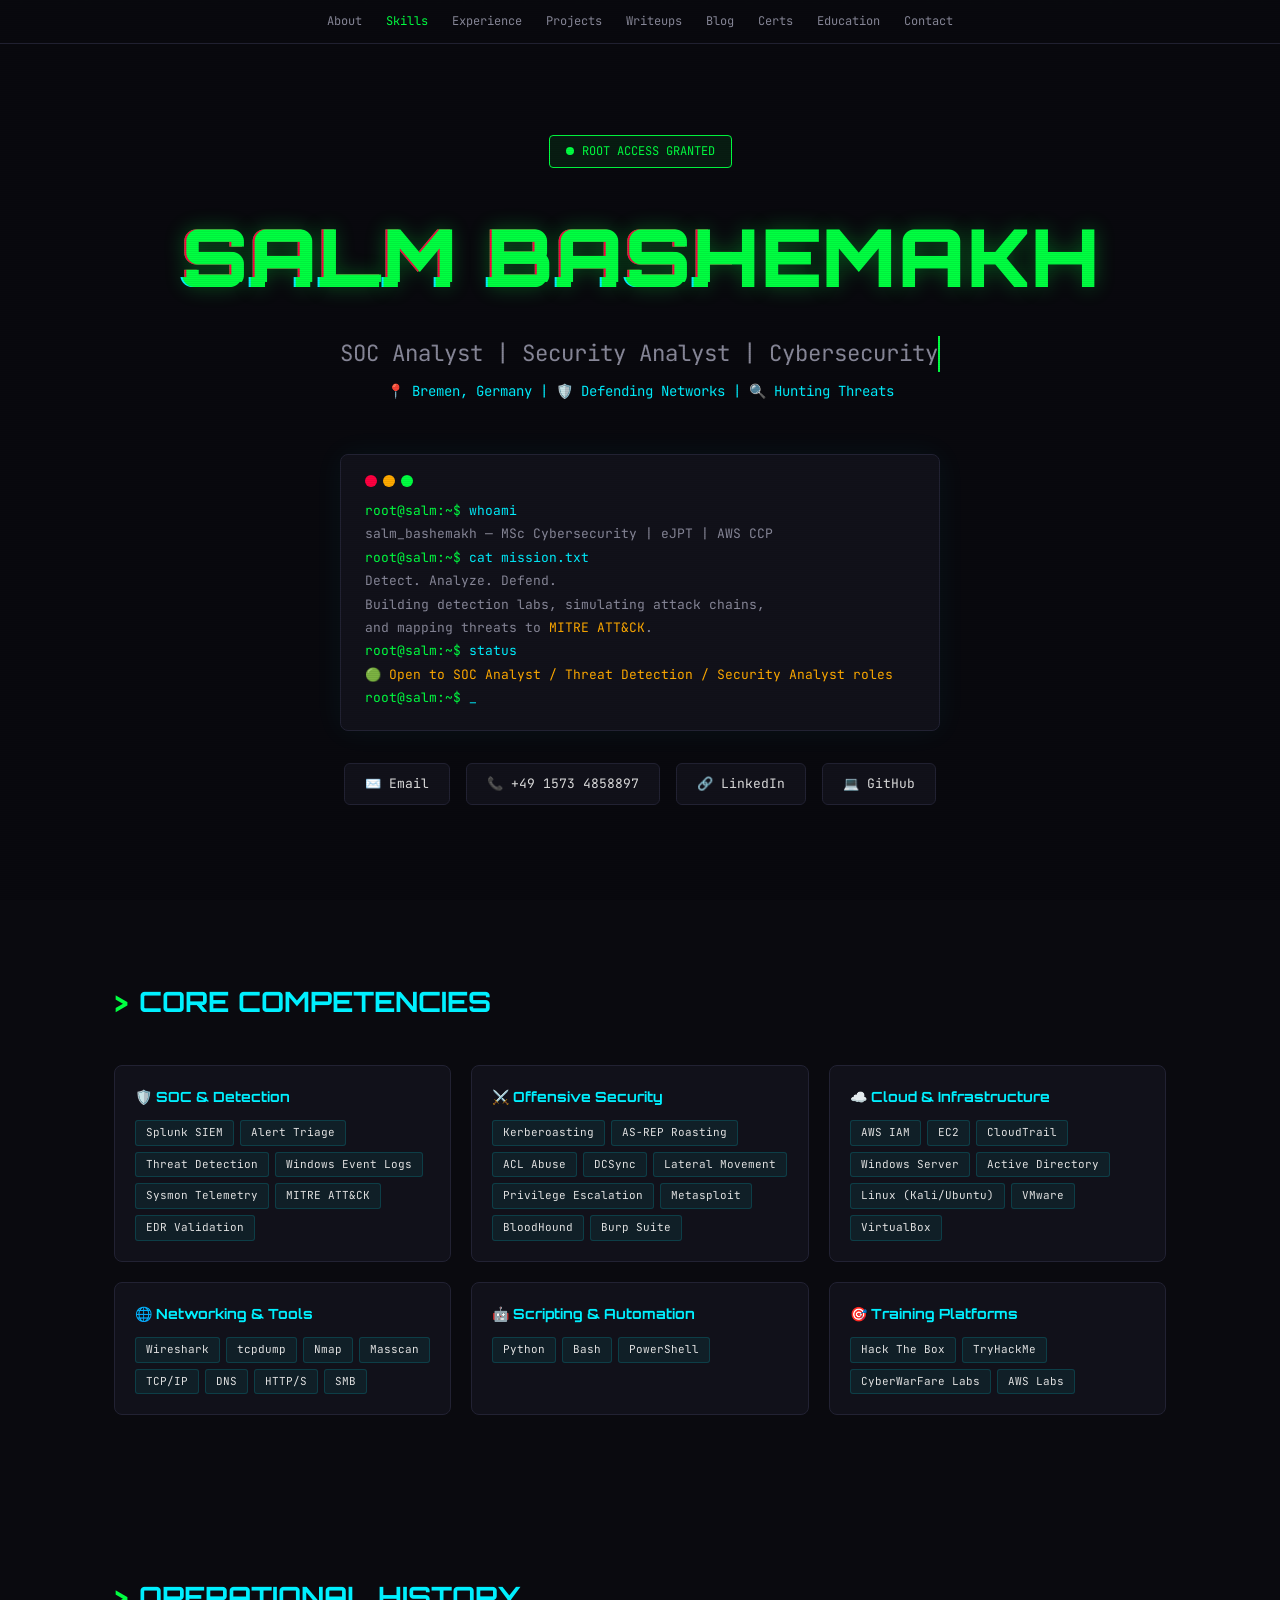
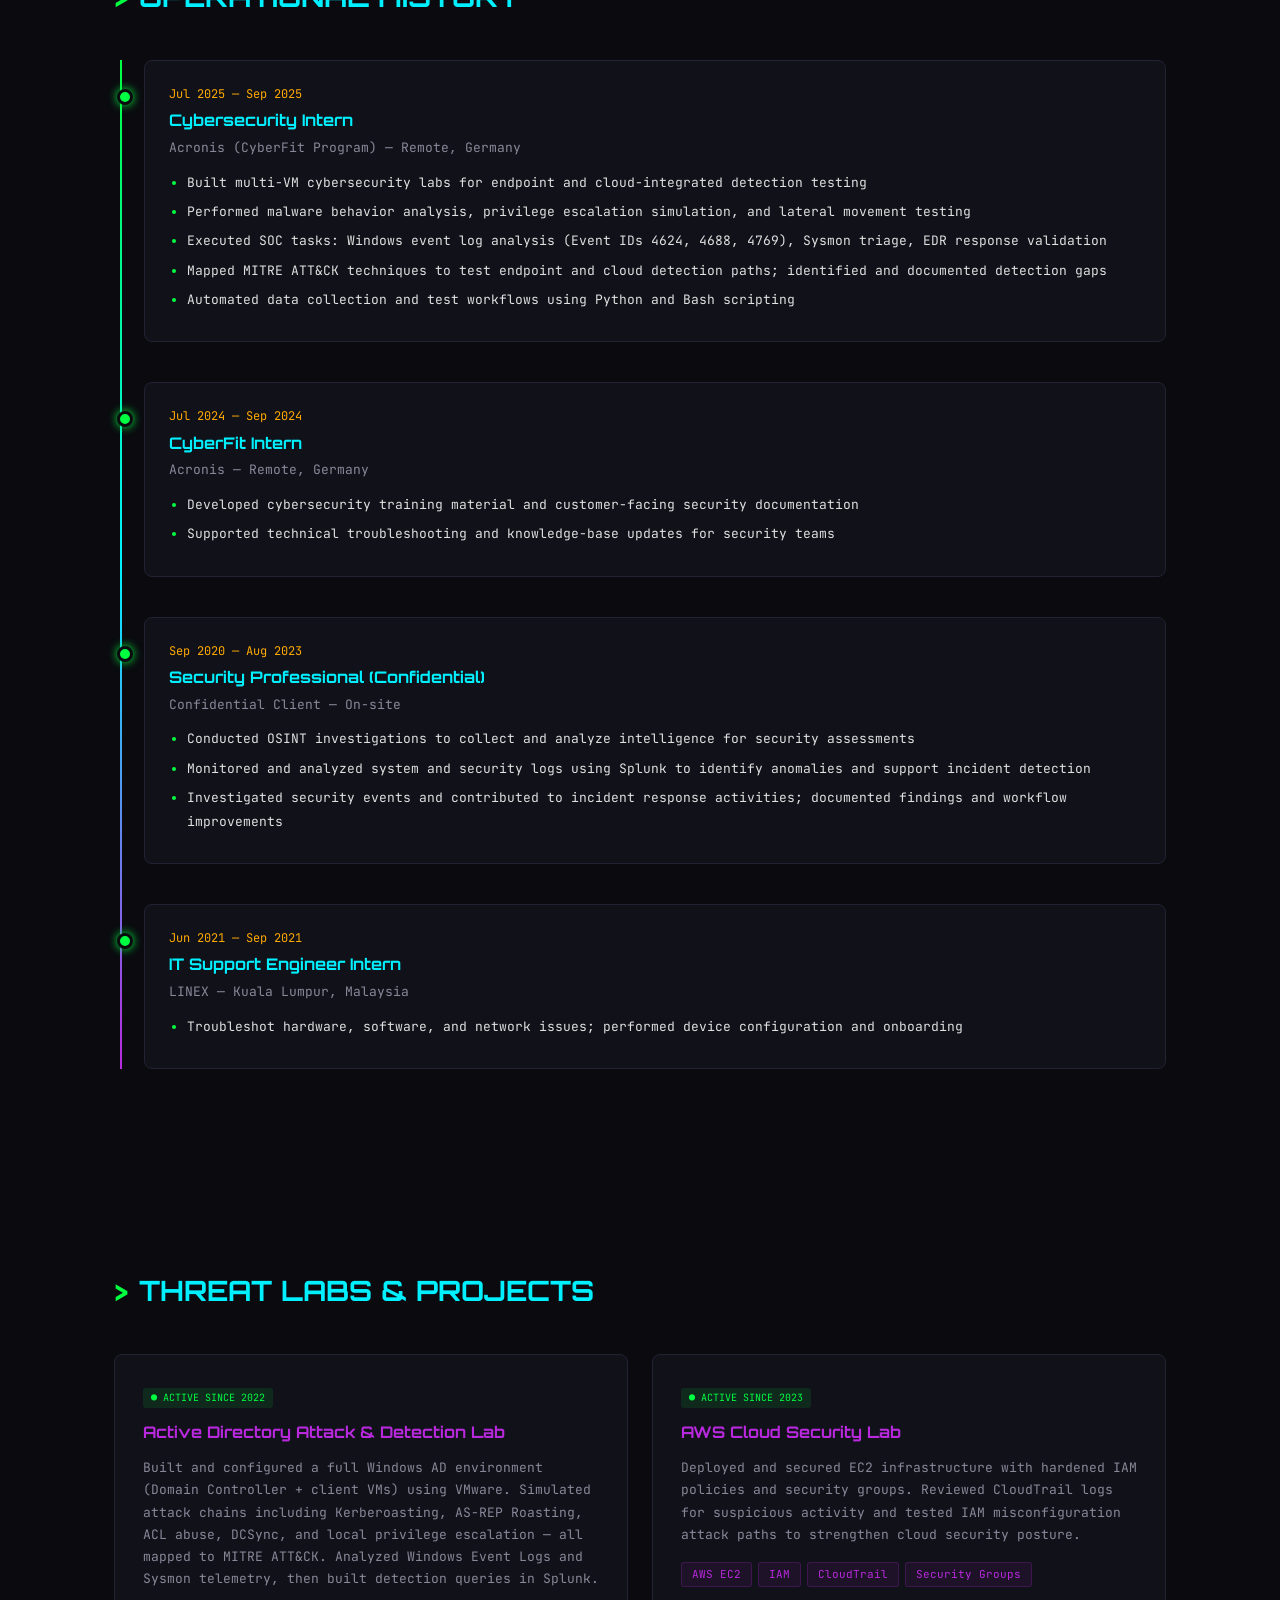
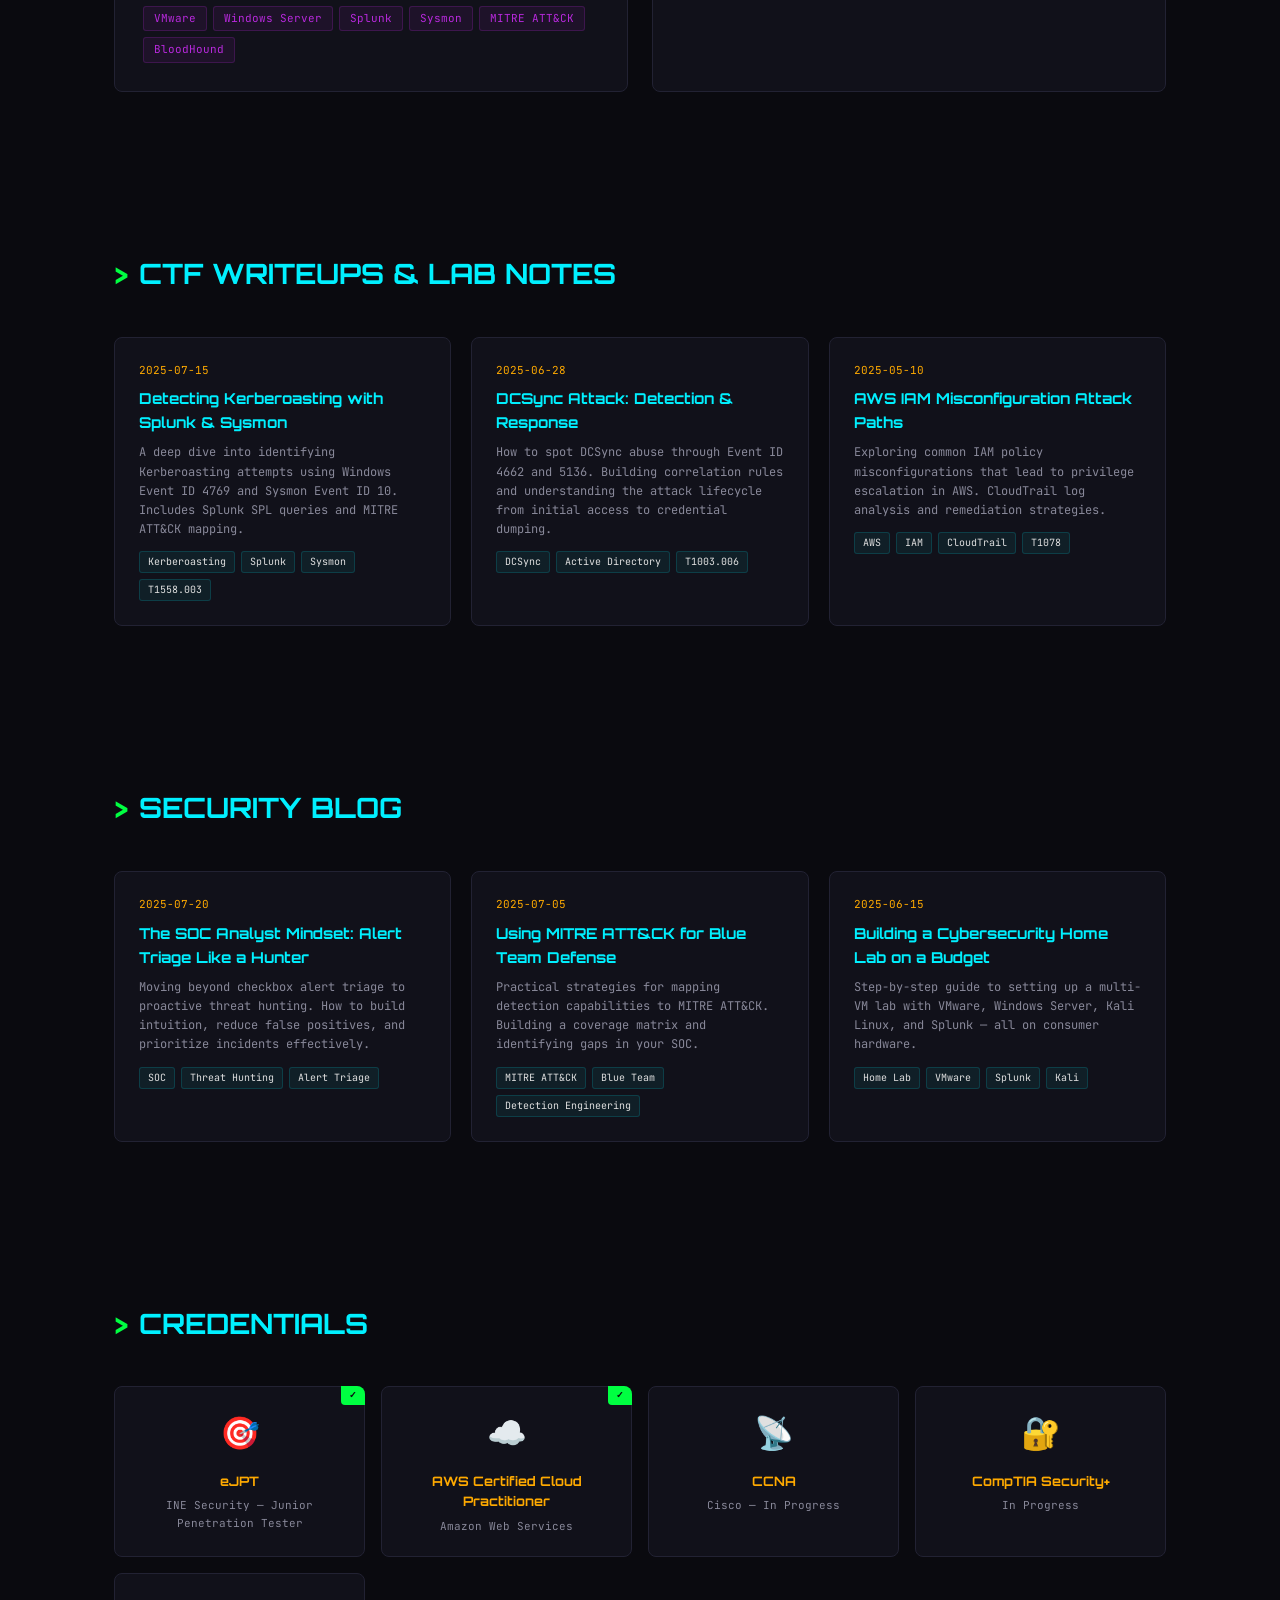
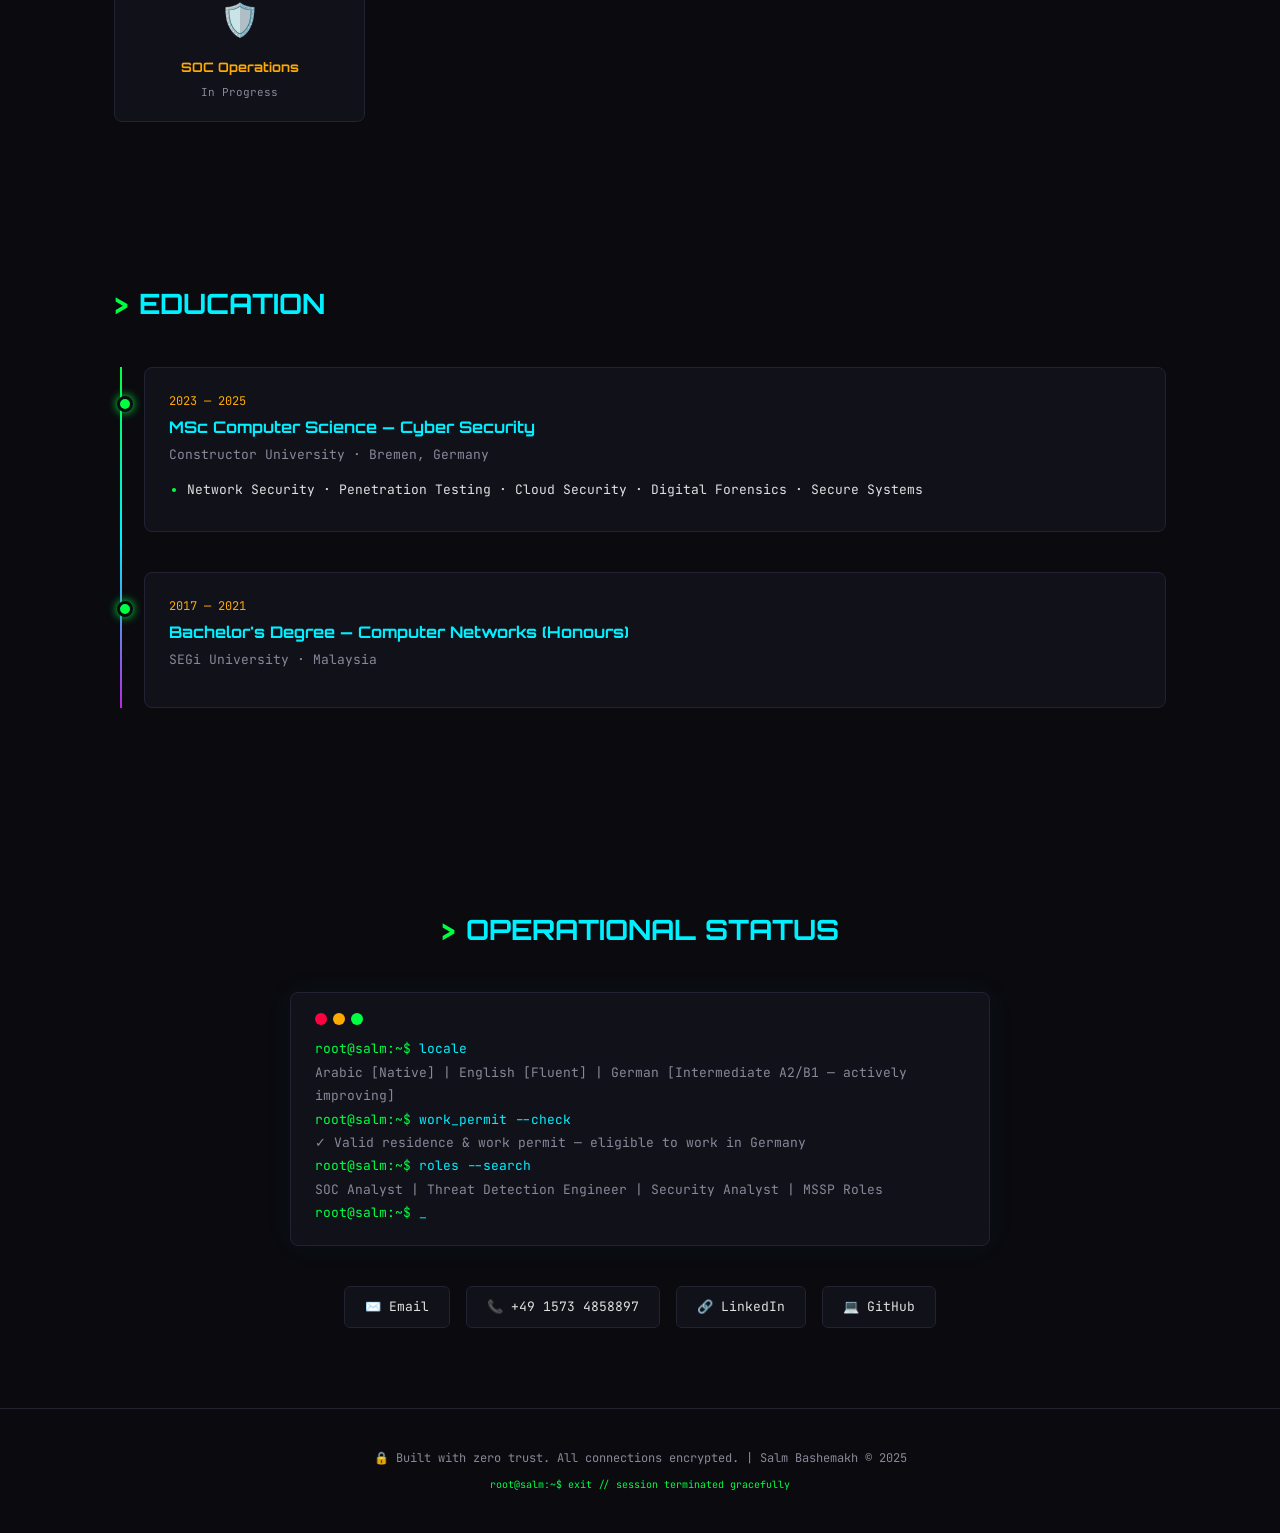
<file: index.html>
<!DOCTYPE html>
<html lang="en">
<head>
  <meta charset="UTF-8">
  <meta name="viewport" content="width=device-width, initial-scale=1.0">
  <title>Salm Bashemakh | Cybersecurity Portfolio</title>
  <meta name="description" content="SOC Analyst | Security Analyst | Cybersecurity - Salm Bashemakh Portfolio">
  <link href="https://fonts.googleapis.com/css2?family=JetBrains+Mono:wght@400;700;800&family=Orbitron:wght@400;700;900&display=swap" rel="stylesheet">
  <link rel="stylesheet" href="style.css">
</head>
<body class="crt">
  <canvas id="matrix-canvas"></canvas>

  <nav class="nav">
    <a href="#about" class="active">About</a>
    <a href="#skills">Skills</a>
    <a href="#experience">Experience</a>
    <a href="#projects">Projects</a>
    <a href="#writeups">Writeups</a>
    <a href="#blog">Blog</a>
    <a href="#certs">Certs</a>
    <a href="#education">Education</a>
    <a href="#contact">Contact</a>
  </nav>

  <!-- HERO -->
  <section class="hero" id="about">
    <div class="hero-badge">
      <span class="dot"></span>
      <span>ROOT ACCESS GRANTED</span>
    </div>
    <h1 class="glitch" data-text="SALM BASHEMAKH">SALM BASHEMAKH</h1>
    <p class="subtitle typewriter">SOC Analyst | Security Analyst | Cybersecurity</p>
    <p class="location">📍 Bremen, Germany | 🛡️ Defending Networks | 🔍 Hunting Threats</p>

    <div class="terminal-box">
      <div class="terminal-header">
        <span class="t-red"></span>
        <span class="t-amber"></span>
        <span class="t-green"></span>
      </div>
      <div class="terminal-body">
        <div><span class="prompt">root@salm:~$</span> <span class="cmd">whoami</span></div>
        <div class="output">salm_bashemakh — MSc Cybersecurity | eJPT | AWS CCP</div>
        <div><span class="prompt">root@salm:~$</span> <span class="cmd">cat mission.txt</span></div>
        <div class="output">Detect. Analyze. Defend.<br>Building detection labs, simulating attack chains,<br>and mapping threats to <span class="highlight">MITRE ATT&CK</span>.</div>
        <div><span class="prompt">root@salm:~$</span> <span class="cmd">status</span></div>
        <div class="output">🟢 <span class="highlight">Open to SOC Analyst / Threat Detection / Security Analyst roles</span></div>
        <div><span class="prompt">root@salm:~$</span> <span class="cmd">_</span></div>
      </div>
    </div>

    <div class="contact-bar">
      <a class="contact-btn" href="mailto:salemmohammed4690@gmail.com">✉️ Email</a>
      <a class="contact-btn" href="tel:+4915734858897">📞 +49 1573 4858897</a>
      <a class="contact-btn" href="https://linkedin.com" target="_blank">🔗 LinkedIn</a>
      <a class="contact-btn" href="https://github.com" target="_blank">💻 GitHub</a>
    </div>
  </section>

  <div class="container">
    <!-- CORE SKILLS -->
    <section class="section fade-in" id="skills">
      <h2 class="section-title">CORE COMPETENCIES</h2>
      <div class="skills-grid">
        <div class="skill-card">
          <h3>🛡️ SOC & Detection</h3>
          <div class="tags">
            <span class="tag">Splunk SIEM</span>
            <span class="tag">Alert Triage</span>
            <span class="tag">Threat Detection</span>
            <span class="tag">Windows Event Logs</span>
            <span class="tag">Sysmon Telemetry</span>
            <span class="tag">MITRE ATT&CK</span>
            <span class="tag">EDR Validation</span>
          </div>
        </div>
        <div class="skill-card">
          <h3>⚔️ Offensive Security</h3>
          <div class="tags">
            <span class="tag">Kerberoasting</span>
            <span class="tag">AS-REP Roasting</span>
            <span class="tag">ACL Abuse</span>
            <span class="tag">DCSync</span>
            <span class="tag">Lateral Movement</span>
            <span class="tag">Privilege Escalation</span>
            <span class="tag">Metasploit</span>
            <span class="tag">BloodHound</span>
            <span class="tag">Burp Suite</span>
          </div>
        </div>
        <div class="skill-card">
          <h3>☁️ Cloud & Infrastructure</h3>
          <div class="tags">
            <span class="tag">AWS IAM</span>
            <span class="tag">EC2</span>
            <span class="tag">CloudTrail</span>
            <span class="tag">Windows Server</span>
            <span class="tag">Active Directory</span>
            <span class="tag">Linux (Kali/Ubuntu)</span>
            <span class="tag">VMware</span>
            <span class="tag">VirtualBox</span>
          </div>
        </div>
        <div class="skill-card">
          <h3>🌐 Networking & Tools</h3>
          <div class="tags">
            <span class="tag">Wireshark</span>
            <span class="tag">tcpdump</span>
            <span class="tag">Nmap</span>
            <span class="tag">Masscan</span>
            <span class="tag">TCP/IP</span>
            <span class="tag">DNS</span>
            <span class="tag">HTTP/S</span>
            <span class="tag">SMB</span>
          </div>
        </div>
        <div class="skill-card">
          <h3>🤖 Scripting & Automation</h3>
          <div class="tags">
            <span class="tag">Python</span>
            <span class="tag">Bash</span>
            <span class="tag">PowerShell</span>
          </div>
        </div>
        <div class="skill-card">
          <h3>🎯 Training Platforms</h3>
          <div class="tags">
            <span class="tag">Hack The Box</span>
            <span class="tag">TryHackMe</span>
            <span class="tag">CyberWarFare Labs</span>
            <span class="tag">AWS Labs</span>
          </div>
        </div>
      </div>
    </section>

    <!-- EXPERIENCE -->
    <section class="section fade-in" id="experience">
      <h2 class="section-title">OPERATIONAL HISTORY</h2>
      <div class="timeline">
        <div class="timeline-item">
          <div class="date">Jul 2025 — Sep 2025</div>
          <h3 class="role">Cybersecurity Intern</h3>
          <div class="company">Acronis (CyberFit Program) — Remote, Germany</div>
          <ul>
            <li>Built multi-VM cybersecurity labs for endpoint and cloud-integrated detection testing</li>
            <li>Performed malware behavior analysis, privilege escalation simulation, and lateral movement testing</li>
            <li>Executed SOC tasks: Windows event log analysis (Event IDs 4624, 4688, 4769), Sysmon triage, EDR response validation</li>
            <li>Mapped MITRE ATT&CK techniques to test endpoint and cloud detection paths; identified and documented detection gaps</li>
            <li>Automated data collection and test workflows using Python and Bash scripting</li>
          </ul>
        </div>
        <div class="timeline-item">
          <div class="date">Jul 2024 — Sep 2024</div>
          <h3 class="role">CyberFit Intern</h3>
          <div class="company">Acronis — Remote, Germany</div>
          <ul>
            <li>Developed cybersecurity training material and customer-facing security documentation</li>
            <li>Supported technical troubleshooting and knowledge-base updates for security teams</li>
          </ul>
        </div>
        <div class="timeline-item">
          <div class="date">Sep 2020 — Aug 2023</div>
          <h3 class="role">Security Professional (Confidential)</h3>
          <div class="company">Confidential Client — On-site</div>
          <ul>
            <li>Conducted OSINT investigations to collect and analyze intelligence for security assessments</li>
            <li>Monitored and analyzed system and security logs using Splunk to identify anomalies and support incident detection</li>
            <li>Investigated security events and contributed to incident response activities; documented findings and workflow improvements</li>
          </ul>
        </div>
        <div class="timeline-item">
          <div class="date">Jun 2021 — Sep 2021</div>
          <h3 class="role">IT Support Engineer Intern</h3>
          <div class="company">LINEX — Kuala Lumpur, Malaysia</div>
          <ul>
            <li>Troubleshot hardware, software, and network issues; performed device configuration and onboarding</li>
          </ul>
        </div>
      </div>
    </section>

    <!-- PROJECTS -->
    <section class="section fade-in" id="projects">
      <h2 class="section-title">THREAT LABS & PROJECTS</h2>
      <div class="projects-grid">
        <a href="writeups/ad-attack-detection-lab.html" class="project-card">
          <span class="status">● ACTIVE SINCE 2022</span>
          <h3>Active Directory Attack & Detection Lab</h3>
          <p>Built and configured a full Windows AD environment (Domain Controller + client VMs) using VMware. Simulated attack chains including Kerberoasting, AS-REP Roasting, ACL abuse, DCSync, and local privilege escalation — all mapped to MITRE ATT&CK. Analyzed Windows Event Logs and Sysmon telemetry, then built detection queries in Splunk.</p>
          <div class="tech-stack">
            <span class="tech">VMware</span>
            <span class="tech">Windows Server</span>
            <span class="tech">Splunk</span>
            <span class="tech">Sysmon</span>
            <span class="tech">MITRE ATT&CK</span>
            <span class="tech">BloodHound</span>
          </div>
        </a>
        <a href="writeups/aws-cloud-security-lab.html" class="project-card">
          <span class="status">● ACTIVE SINCE 2023</span>
          <h3>AWS Cloud Security Lab</h3>
          <p>Deployed and secured EC2 infrastructure with hardened IAM policies and security groups. Reviewed CloudTrail logs for suspicious activity and tested IAM misconfiguration attack paths to strengthen cloud security posture.</p>
          <div class="tech-stack">
            <span class="tech">AWS EC2</span>
            <span class="tech">IAM</span>
            <span class="tech">CloudTrail</span>
            <span class="tech">Security Groups</span>
          </div>
        </a>
      </div>
    </section>

    <!-- WRITEUPS -->
    <section class="section fade-in" id="writeups">
      <h2 class="section-title">CTF WRITEUPS & LAB NOTES</h2>
      <div class="blog-grid">
        <a href="writeups/kerberoasting-detection-splunk.html" class="blog-card">
          <div class="date">2025-07-15</div>
          <h3>Detecting Kerberoasting with Splunk & Sysmon</h3>
          <p>A deep dive into identifying Kerberoasting attempts using Windows Event ID 4769 and Sysmon Event ID 10. Includes Splunk SPL queries and MITRE ATT&CK mapping.</p>
          <div class="tags">
            <span class="tag">Kerberoasting</span>
            <span class="tag">Splunk</span>
            <span class="tag">Sysmon</span>
            <span class="tag">T1558.003</span>
          </div>
        </a>
        <a href="writeups/dcsync-detection.html" class="blog-card">
          <div class="date">2025-06-28</div>
          <h3>DCSync Attack: Detection & Response</h3>
          <p>How to spot DCSync abuse through Event ID 4662 and 5136. Building correlation rules and understanding the attack lifecycle from initial access to credential dumping.</p>
          <div class="tags">
            <span class="tag">DCSync</span>
            <span class="tag">Active Directory</span>
            <span class="tag">T1003.006</span>
          </div>
        </a>
        <a href="writeups/aws-iam-misconfigurations.html" class="blog-card">
          <div class="date">2025-05-10</div>
          <h3>AWS IAM Misconfiguration Attack Paths</h3>
          <p>Exploring common IAM policy misconfigurations that lead to privilege escalation in AWS. CloudTrail log analysis and remediation strategies.</p>
          <div class="tags">
            <span class="tag">AWS</span>
            <span class="tag">IAM</span>
            <span class="tag">CloudTrail</span>
            <span class="tag">T1078</span>
          </div>
        </a>
      </div>
    </section>

    <!-- BLOG -->
    <section class="section fade-in" id="blog">
      <h2 class="section-title">SECURITY BLOG</h2>
      <div class="blog-grid">
        <a href="blog/soc-analyst-mindset.html" class="blog-card">
          <div class="date">2025-07-20</div>
          <h3>The SOC Analyst Mindset: Alert Triage Like a Hunter</h3>
          <p>Moving beyond checkbox alert triage to proactive threat hunting. How to build intuition, reduce false positives, and prioritize incidents effectively.</p>
          <div class="tags">
            <span class="tag">SOC</span>
            <span class="tag">Threat Hunting</span>
            <span class="tag">Alert Triage</span>
          </div>
        </a>
        <a href="blog/mitre-attack-blue-team.html" class="blog-card">
          <div class="date">2025-07-05</div>
          <h3>Using MITRE ATT&CK for Blue Team Defense</h3>
          <p>Practical strategies for mapping detection capabilities to MITRE ATT&CK. Building a coverage matrix and identifying gaps in your SOC.</p>
          <div class="tags">
            <span class="tag">MITRE ATT&CK</span>
            <span class="tag">Blue Team</span>
            <span class="tag">Detection Engineering</span>
          </div>
        </a>
        <a href="blog/home-lab-guide.html" class="blog-card">
          <div class="date">2025-06-15</div>
          <h3>Building a Cybersecurity Home Lab on a Budget</h3>
          <p>Step-by-step guide to setting up a multi-VM lab with VMware, Windows Server, Kali Linux, and Splunk — all on consumer hardware.</p>
          <div class="tags">
            <span class="tag">Home Lab</span>
            <span class="tag">VMware</span>
            <span class="tag">Splunk</span>
            <span class="tag">Kali</span>
          </div>
        </a>
      </div>
    </section>

    <!-- CERTS -->
    <section class="section fade-in" id="certs">
      <h2 class="section-title">CREDENTIALS</h2>
      <div class="certs-grid">
        <div class="cert-card">
          <span class="badge">✓</span>
          <div class="cert-icon">🎯</div>
          <h4>eJPT</h4>
          <div class="issuer">INE Security — Junior Penetration Tester</div>
        </div>
        <div class="cert-card">
          <span class="badge">✓</span>
          <div class="cert-icon">☁️</div>
          <h4>AWS Certified Cloud Practitioner</h4>
          <div class="issuer">Amazon Web Services</div>
        </div>
        <div class="cert-card">
          <div class="cert-icon">📡</div>
          <h4>CCNA</h4>
          <div class="issuer">Cisco — In Progress</div>
        </div>
        <div class="cert-card">
          <div class="cert-icon">🔐</div>
          <h4>CompTIA Security+</h4>
          <div class="issuer">In Progress</div>
        </div>
        <div class="cert-card">
          <div class="cert-icon">🛡️</div>
          <h4>SOC Operations</h4>
          <div class="issuer">In Progress</div>
        </div>
      </div>
    </section>

    <!-- EDUCATION -->
    <section class="section fade-in" id="education">
      <h2 class="section-title">EDUCATION</h2>
      <div class="timeline">
        <div class="timeline-item">
          <div class="date">2023 — 2025</div>
          <h3 class="role">MSc Computer Science — Cyber Security</h3>
          <div class="company">Constructor University · Bremen, Germany</div>
          <ul>
            <li>Network Security · Penetration Testing · Cloud Security · Digital Forensics · Secure Systems</li>
          </ul>
        </div>
        <div class="timeline-item">
          <div class="date">2017 — 2021</div>
          <h3 class="role">Bachelor's Degree — Computer Networks (Honours)</h3>
          <div class="company">SEGi University · Malaysia</div>
        </div>
      </div>
    </section>

    <!-- CONTACT / STATUS -->
    <section class="section fade-in" id="contact" style="text-align:center;">
      <h2 class="section-title" style="justify-content:center;">OPERATIONAL STATUS</h2>
      <div class="terminal-box" style="max-width:700px; margin:0 auto;">
        <div class="terminal-header">
          <span class="t-red"></span>
          <span class="t-amber"></span>
          <span class="t-green"></span>
        </div>
        <div class="terminal-body">
          <div><span class="prompt">root@salm:~$</span> <span class="cmd">locale</span></div>
          <div class="output">Arabic [Native] | English [Fluent] | German [Intermediate A2/B1 — actively improving]</div>
          <div><span class="prompt">root@salm:~$</span> <span class="cmd">work_permit --check</span></div>
          <div class="output">✓ Valid residence & work permit — eligible to work in Germany</div>
          <div><span class="prompt">root@salm:~$</span> <span class="cmd">roles --search</span></div>
          <div class="output">SOC Analyst | Threat Detection Engineer | Security Analyst | MSSP Roles</div>
          <div><span class="prompt">root@salm:~$</span> <span class="cmd">_</span></div>
        </div>
      </div>
      <div class="contact-bar" style="margin-top:40px;">
        <a class="contact-btn" href="mailto:salemmohammed4690@gmail.com">✉️ Email</a>
        <a class="contact-btn" href="tel:+4915734858897">📞 +49 1573 4858897</a>
        <a class="contact-btn" href="https://linkedin.com" target="_blank">🔗 LinkedIn</a>
        <a class="contact-btn" href="https://github.com" target="_blank">💻 GitHub</a>
      </div>
    </section>
  </div>

  <div class="footer">
    <p>🔒 Built with zero trust. All connections encrypted. | Salm Bashemakh © 2025</p>
    <p style="margin-top:8px; font-size:10px; color:var(--neon-green);">root@salm:~$ exit // session terminated gracefully</p>
  </div>

  <script src="main.js"></script>
</body>
</html>
</file>
<file: style.css>
/* ========== SALM BASEHEMAKH — CYBER PORTFOLIO ========== */
:root {
  --bg: #0a0a0f;
  --bg-card: #11111a;
  --bg-hover: #1a1a2e;
  --neon-green: #00ff41;
  --neon-cyan: #00f0ff;
  --neon-red: #ff0040;
  --neon-amber: #ffaa00;
  --neon-purple: #b829dd;
  --text: #e0e0e0;
  --text-dim: #888899;
  --border: #222233;
}

* { box-sizing: border-box; margin: 0; padding: 0; }

html { scroll-behavior: smooth; }

body {
  background: var(--bg);
  color: var(--text);
  font-family: 'JetBrains Mono', monospace;
  overflow-x: hidden;
  line-height: 1.6;
}

/* CRT Scanline */
.crt::before {
  content: '';
  position: fixed;
  top: 0; left: 0; right: 0; bottom: 0;
  background: repeating-linear-gradient(
    0deg, rgba(0,0,0,0.15), rgba(0,0,0,0.15) 1px,
    transparent 1px, transparent 2px
  );
  pointer-events: none;
  z-index: 9999;
  opacity: 0.4;
}

/* Glitch */
.glitch {
  position: relative;
  font-family: 'Orbitron', sans-serif;
  font-weight: 900;
  letter-spacing: 2px;
}
.glitch::before, .glitch::after {
  content: attr(data-text);
  position: absolute;
  top: 0; left: 0; width: 100%; height: 100%;
}
.glitch::before {
  left: 2px;
  text-shadow: -2px 0 var(--neon-red);
  clip: rect(24px, 550px, 90px, 0);
  animation: glitch-anim 3s infinite linear alternate-reverse;
}
.glitch::after {
  left: -2px;
  text-shadow: -2px 0 var(--neon-cyan);
  clip: rect(85px, 550px, 140px, 0);
  animation: glitch-anim2 2.5s infinite linear alternate-reverse;
}
@keyframes glitch-anim {
  0% { clip: rect(10px, 9999px, 30px, 0); }
  20% { clip: rect(80px, 9999px, 100px, 0); }
  40% { clip: rect(10px, 9999px, 50px, 0); }
  60% { clip: rect(40px, 9999px, 80px, 0); }
  80% { clip: rect(20px, 9999px, 60px, 0); }
  100% { clip: rect(70px, 9999px, 90px, 0); }
}
@keyframes glitch-anim2 {
  0% { clip: rect(60px, 9999px, 80px, 0); }
  20% { clip: rect(10px, 9999px, 30px, 0); }
  40% { clip: rect(50px, 9999px, 70px, 0); }
  60% { clip: rect(30px, 9999px, 50px, 0); }
  80% { clip: rect(90px, 9999px, 100px, 0); }
  100% { clip: rect(20px, 9999px, 40px, 0); }
}

/* Typewriter */
.typewriter {
  overflow: hidden;
  white-space: nowrap;
  border-right: 2px solid var(--neon-green);
  animation: typing 3s steps(40, end), blink-caret 0.75s step-end infinite;
  display: inline-block;
}
@keyframes typing { from { width: 0 } to { width: 100% } }
@keyframes blink-caret { 50% { border-color: transparent } }

/* Matrix Canvas */
#matrix-canvas {
  position: absolute;
  top: 0; left: 0;
  width: 100%; height: 100%;
  opacity: 0.08;
  pointer-events: none;
}

/* Layout */
.container {
  max-width: 1100px;
  margin: 0 auto;
  padding: 0 24px;
  position: relative;
  z-index: 1;
}

/* Nav */
.nav {
  position: fixed;
  top: 0; left: 0; right: 0;
  background: rgba(10,10,15,0.92);
  backdrop-filter: blur(10px);
  border-bottom: 1px solid var(--border);
  z-index: 100;
  padding: 12px 24px;
  display: flex;
  justify-content: center;
  gap: 24px;
  flex-wrap: wrap;
}
.nav a {
  color: var(--text-dim);
  text-decoration: none;
  font-size: 12px;
  transition: color 0.3s;
}
.nav a:hover, .nav a.active { color: var(--neon-green); }

/* Hero */
.hero {
  min-height: 100vh;
  display: flex;
  flex-direction: column;
  justify-content: center;
  align-items: center;
  text-align: center;
  position: relative;
  padding: 80px 20px 40px;
}
.hero-badge {
  display: inline-flex;
  align-items: center;
  gap: 8px;
  background: rgba(0,255,65,0.08);
  border: 1px solid var(--neon-green);
  color: var(--neon-green);
  padding: 6px 16px;
  border-radius: 4px;
  font-size: 12px;
  margin-bottom: 24px;
}
.hero-badge .dot {
  width: 8px; height: 8px;
  background: var(--neon-green);
  border-radius: 50%;
  animation: pulse 2s infinite;
}
@keyframes pulse { 0%,100% { opacity: 1; } 50% { opacity: 0.3; } }

.hero h1 {
  font-size: clamp(2.5rem, 8vw, 5rem);
  margin: 0 0 16px 0;
  color: var(--neon-green);
  text-shadow: 0 0 20px rgba(0,255,65,0.3);
}
.hero .subtitle {
  font-size: clamp(1rem, 3vw, 1.4rem);
  color: var(--text-dim);
  margin-bottom: 8px;
}
.hero .location {
  color: var(--neon-cyan);
  font-size: 14px;
  margin-bottom: 32px;
}

/* Terminal Box */
.terminal-box {
  background: var(--bg-card);
  border: 1px solid var(--border);
  border-radius: 8px;
  padding: 20px 24px;
  max-width: 600px;
  width: 100%;
  text-align: left;
  margin-top: 20px;
  box-shadow: 0 0 30px rgba(0,240,255,0.05);
}
.terminal-header {
  display: flex;
  gap: 6px;
  margin-bottom: 12px;
}
.terminal-header span {
  width: 12px; height: 12px;
  border-radius: 50%;
}
.t-red { background: var(--neon-red); }
.t-amber { background: var(--neon-amber); }
.t-green { background: var(--neon-green); }
.terminal-body {
  font-size: 13px;
  line-height: 1.8;
  color: var(--text);
}
.terminal-body .prompt { color: var(--neon-green); }
.terminal-body .cmd { color: var(--neon-cyan); }
.terminal-body .output { color: var(--text-dim); }
.terminal-body .highlight { color: var(--neon-amber); }

/* Section */
.section {
  padding: 80px 0;
  position: relative;
}
.section-title {
  font-family: 'Orbitron', sans-serif;
  font-size: 28px;
  color: var(--neon-cyan);
  margin-bottom: 40px;
  display: flex;
  align-items: center;
  gap: 12px;
}
.section-title::before {
  content: '>';
  color: var(--neon-green);
}

/* Skills */
.skills-grid {
  display: grid;
  grid-template-columns: repeat(auto-fit, minmax(260px, 1fr));
  gap: 20px;
}
.skill-card {
  background: var(--bg-card);
  border: 1px solid var(--border);
  border-radius: 8px;
  padding: 20px;
  transition: all 0.3s ease;
  position: relative;
  overflow: hidden;
}
.skill-card::before {
  content: '';
  position: absolute;
  top: 0; left: 0;
  width: 3px; height: 100%;
  background: var(--neon-green);
  opacity: 0;
  transition: opacity 0.3s;
}
.skill-card:hover {
  border-color: var(--neon-green);
  transform: translateY(-4px);
  box-shadow: 0 10px 40px rgba(0,255,65,0.08);
}
.skill-card:hover::before { opacity: 1; }
.skill-card h3 {
  font-family: 'Orbitron', sans-serif;
  font-size: 14px;
  color: var(--neon-cyan);
  margin: 0 0 12px 0;
  display: flex;
  align-items: center;
  gap: 8px;
}
.skill-card .tags {
  display: flex;
  flex-wrap: wrap;
  gap: 6px;
}
.skill-card .tag {
  background: rgba(0,240,255,0.06);
  border: 1px solid rgba(0,240,255,0.15);
  color: var(--text);
  padding: 3px 10px;
  border-radius: 3px;
  font-size: 11px;
}

/* Timeline */
.timeline {
  position: relative;
  padding-left: 30px;
}
.timeline::before {
  content: '';
  position: absolute;
  left: 6px;
  top: 0; bottom: 0;
  width: 2px;
  background: linear-gradient(to bottom, var(--neon-green), var(--neon-cyan), var(--neon-purple));
}
.timeline-item {
  position: relative;
  margin-bottom: 40px;
  background: var(--bg-card);
  border: 1px solid var(--border);
  border-radius: 8px;
  padding: 24px;
  transition: all 0.3s;
}
.timeline-item:hover {
  border-color: var(--neon-cyan);
  box-shadow: 0 0 25px rgba(0,240,255,0.06);
}
.timeline-item::before {
  content: '';
  position: absolute;
  left: -28px;
  top: 28px;
  width: 10px; height: 10px;
  background: var(--neon-green);
  border-radius: 50%;
  border: 3px solid var(--bg);
  box-shadow: 0 0 10px var(--neon-green);
}
.timeline-item .date {
  color: var(--neon-amber);
  font-size: 12px;
  margin-bottom: 4px;
}
.timeline-item .role {
  font-family: 'Orbitron', sans-serif;
  font-size: 16px;
  color: var(--neon-cyan);
  margin: 0 0 4px 0;
}
.timeline-item .company {
  color: var(--text-dim);
  font-size: 13px;
  margin-bottom: 12px;
}
.timeline-item ul {
  margin: 0;
  padding-left: 18px;
  color: var(--text);
  font-size: 13px;
  line-height: 1.8;
}
.timeline-item li { margin-bottom: 6px; }
.timeline-item li::marker { color: var(--neon-green); }

/* Projects */
.projects-grid {
  display: grid;
  grid-template-columns: repeat(auto-fit, minmax(300px, 1fr));
  gap: 24px;
}
.project-card {
  background: var(--bg-card);
  border: 1px solid var(--border);
  border-radius: 8px;
  padding: 28px;
  position: relative;
  overflow: hidden;
  transition: all 0.3s;
  text-decoration: none;
  color: inherit;
  display: block;
}
.project-card::after {
  content: '';
  position: absolute;
  top: -50%; right: -50%;
  width: 200%; height: 200%;
  background: radial-gradient(circle, rgba(0,255,65,0.03) 0%, transparent 70%);
  opacity: 0;
  transition: opacity 0.3s;
  pointer-events: none;
}
.project-card:hover {
  border-color: var(--neon-purple);
  transform: translateY(-6px);
}
.project-card:hover::after { opacity: 1; }
.project-card .status {
  display: inline-block;
  background: rgba(0,255,65,0.1);
  color: var(--neon-green);
  font-size: 10px;
  padding: 2px 8px;
  border-radius: 3px;
  margin-bottom: 12px;
}
.project-card h3 {
  font-family: 'Orbitron', sans-serif;
  font-size: 16px;
  color: var(--neon-purple);
  margin: 0 0 12px 0;
}
.project-card p {
  font-size: 13px;
  line-height: 1.7;
  color: var(--text-dim);
  margin: 0;
}
.project-card .tech-stack {
  margin-top: 16px;
  display: flex;
  flex-wrap: wrap;
  gap: 6px;
}
.project-card .tech {
  background: rgba(184,41,221,0.08);
  border: 1px solid rgba(184,41,221,0.2);
  color: var(--neon-purple);
  padding: 3px 10px;
  border-radius: 3px;
  font-size: 11px;
}

/* Certs */
.certs-grid {
  display: grid;
  grid-template-columns: repeat(auto-fit, minmax(220px, 1fr));
  gap: 16px;
}
.cert-card {
  background: var(--bg-card);
  border: 1px solid var(--border);
  border-radius: 8px;
  padding: 20px;
  text-align: center;
  transition: all 0.3s;
  position: relative;
}
.cert-card:hover {
  border-color: var(--neon-amber);
  transform: scale(1.02);
}
.cert-card .cert-icon {
  font-size: 32px;
  margin-bottom: 12px;
}
.cert-card h4 {
  font-family: 'Orbitron', sans-serif;
  font-size: 13px;
  color: var(--neon-amber);
  margin: 0 0 6px 0;
}
.cert-card .issuer {
  font-size: 11px;
  color: var(--text-dim);
}
.cert-card .badge {
  position: absolute;
  top: -1px; right: -1px;
  background: var(--neon-green);
  color: var(--bg);
  font-size: 9px;
  padding: 2px 8px;
  border-radius: 0 8px 0 4px;
  font-weight: bold;
}

/* Contact */
.contact-bar {
  display: flex;
  flex-wrap: wrap;
  justify-content: center;
  gap: 16px;
  margin-top: 32px;
}
.contact-btn {
  display: inline-flex;
  align-items: center;
  gap: 8px;
  background: var(--bg-card);
  border: 1px solid var(--border);
  color: var(--text);
  padding: 10px 20px;
  border-radius: 6px;
  text-decoration: none;
  font-size: 13px;
  transition: all 0.3s;
}
.contact-btn:hover {
  border-color: var(--neon-cyan);
  color: var(--neon-cyan);
  box-shadow: 0 0 15px rgba(0,240,255,0.1);
  transform: translateY(-2px);
}

/* Footer */
.footer {
  text-align: center;
  padding: 40px 20px;
  color: var(--text-dim);
  font-size: 12px;
  border-top: 1px solid var(--border);
}

/* Scrollbar */
::-webkit-scrollbar { width: 8px; }
::-webkit-scrollbar-track { background: var(--bg); }
::-webkit-scrollbar-thumb { background: var(--border); border-radius: 4px; }
::-webkit-scrollbar-thumb:hover { background: var(--neon-green); }

/* Fade In */
.fade-in {
  opacity: 0;
  transform: translateY(20px);
  transition: opacity 0.6s ease, transform 0.6s ease;
}
.fade-in.visible {
  opacity: 1;
  transform: translateY(0);
}

/* Blog & Writeups */
.blog-grid {
  display: grid;
  grid-template-columns: repeat(auto-fit, minmax(320px, 1fr));
  gap: 20px;
}
.blog-card {
  background: var(--bg-card);
  border: 1px solid var(--border);
  border-radius: 8px;
  padding: 24px;
  transition: all 0.3s;
  text-decoration: none;
  color: inherit;
  display: block;
}
.blog-card:hover {
  border-color: var(--neon-cyan);
  transform: translateY(-4px);
  box-shadow: 0 10px 40px rgba(0,240,255,0.06);
}
.blog-card .date {
  color: var(--neon-amber);
  font-size: 11px;
  margin-bottom: 8px;
}
.blog-card h3 {
  font-family: 'Orbitron', sans-serif;
  font-size: 15px;
  color: var(--neon-cyan);
  margin: 0 0 8px 0;
}
.blog-card p {
  font-size: 12px;
  color: var(--text-dim);
  line-height: 1.6;
}
.blog-card .tags {
  margin-top: 12px;
  display: flex;
  flex-wrap: wrap;
  gap: 6px;
}
.blog-card .tag {
  background: rgba(0,240,255,0.06);
  border: 1px solid rgba(0,240,255,0.15);
  color: var(--text);
  padding: 2px 8px;
  border-radius: 3px;
  font-size: 10px;
}

/* Article Page */
.article-page {
  padding-top: 80px;
  min-height: 100vh;
}
.article-header {
  text-align: center;
  padding: 60px 20px 40px;
}
.article-header h1 {
  font-family: 'Orbitron', sans-serif;
  font-size: clamp(1.5rem, 4vw, 2.5rem);
  color: var(--neon-cyan);
  margin-bottom: 12px;
}
.article-header .meta {
  color: var(--text-dim);
  font-size: 13px;
}
.article-content {
  max-width: 800px;
  margin: 0 auto;
  padding: 0 24px 80px;
  font-size: 14px;
  line-height: 1.9;
  color: var(--text);
}
.article-content h2 {
  font-family: 'Orbitron', sans-serif;
  font-size: 18px;
  color: var(--neon-green);
  margin: 40px 0 16px;
}
.article-content h3 {
  font-family: 'Orbitron', sans-serif;
  font-size: 14px;
  color: var(--neon-amber);
  margin: 24px 0 12px;
}
.article-content p { margin-bottom: 16px; }
.article-content code {
  background: var(--bg-hover);
  border: 1px solid var(--border);
  padding: 2px 6px;
  border-radius: 3px;
  color: var(--neon-green);
  font-size: 12px;
}
.article-content pre {
  background: var(--bg-hover);
  border: 1px solid var(--border);
  border-radius: 6px;
  padding: 16px;
  overflow-x: auto;
  margin: 16px 0;
}
.article-content pre code {
  background: none;
  border: none;
  padding: 0;
  color: var(--text);
}
.article-content ul, .article-content ol {
  margin: 0 0 16px 20px;
  color: var(--text-dim);
}
.article-content li { margin-bottom: 6px; }
.article-content blockquote {
  border-left: 3px solid var(--neon-purple);
  padding-left: 16px;
  margin: 16px 0;
  color: var(--text-dim);
  font-style: italic;
}
.back-btn {
  display: inline-flex;
  align-items: center;
  gap: 6px;
  color: var(--neon-cyan);
  text-decoration: none;
  font-size: 12px;
  margin-bottom: 20px;
  transition: color 0.3s;
}
.back-btn:hover { color: var(--neon-green); }

/* Responsive */
@media (max-width: 600px) {
  .section { padding: 50px 0; }
  .timeline { padding-left: 20px; }
  .timeline-item::before { left: -18px; }
  .typewriter { white-space: normal; border-right: none; animation: none; }
  .nav { gap: 12px; padding: 10px 12px; }
  .nav a { font-size: 11px; }
}
</file>
